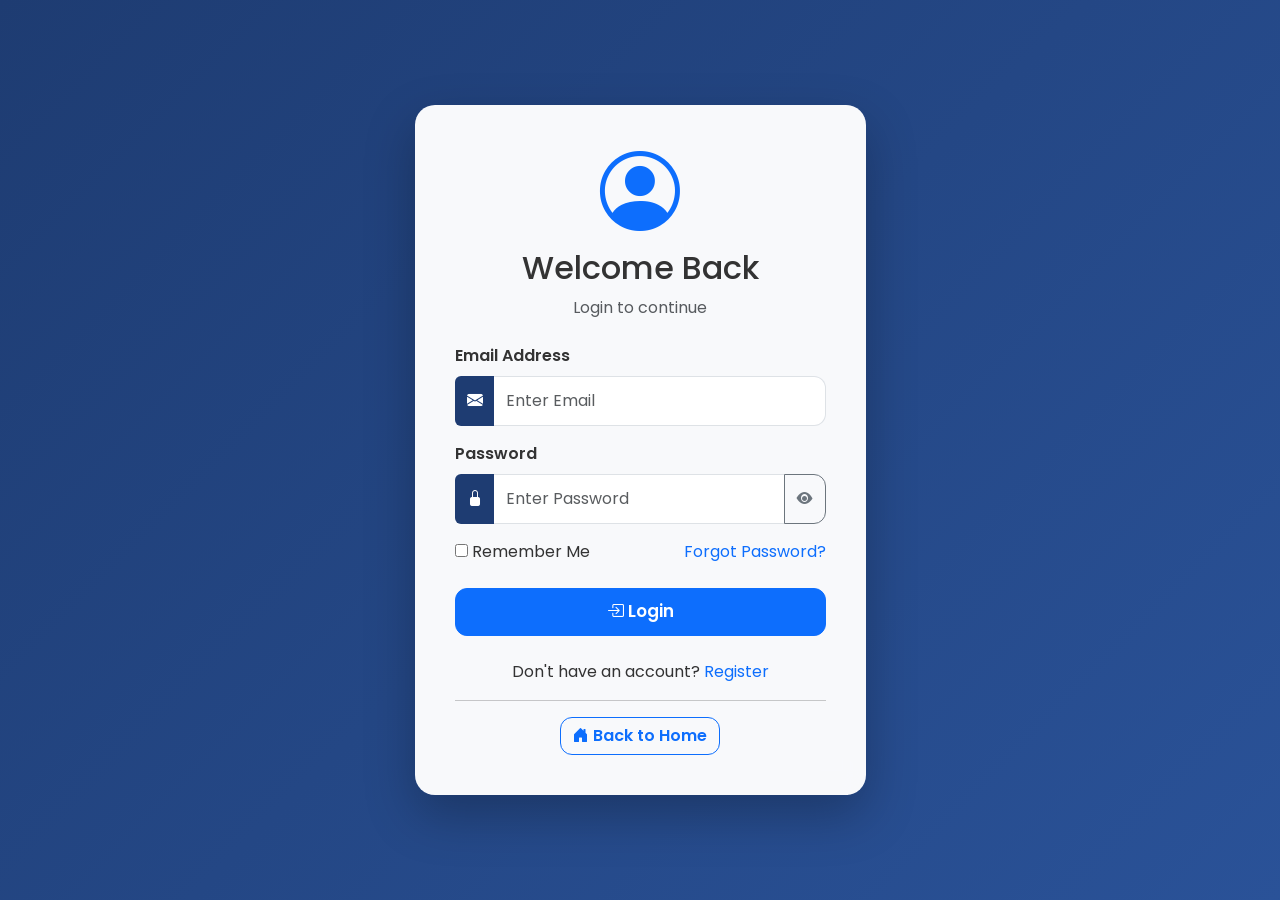
<file: dashboard.html>
<!DOCTYPE html>
<html lang="en">

<head>

<meta charset="UTF-8">

<meta name="viewport" content="width=device-width, initial-scale=1.0">

<title>Dashboard | EventHub</title>


<!-- Bootstrap -->

<link href="https://cdn.jsdelivr.net/npm/bootstrap@5.3.3/dist/css/bootstrap.min.css"
rel="stylesheet">


<!-- Bootstrap Icons -->

<link rel="stylesheet"
href="https://cdn.jsdelivr.net/npm/bootstrap-icons@1.11.3/font/bootstrap-icons.min.css">


<!-- CSS -->

<link rel="stylesheet"
href="css/style.css">


</head>


<body>


<!-- Navbar -->

<nav class="navbar navbar-expand-lg navbar-dark shadow">


<div class="container">


<a class="navbar-brand fw-bold"
href="#">

<i class="bi bi-speedometer2"></i>

EventHub Dashboard

</a>



<button class="btn btn-warning"
onclick="logout()">

<i class="bi bi-box-arrow-right"></i>

Logout

</button>


</div>


</nav>




<!-- Dashboard Content -->


<section>


<div class="container">



<div class="row mb-4">


<div class="col-lg-8">


<h2 class="fw-bold">

Welcome,
<span id="studentName">
Student
</span>

👋

</h2>


<p class="text-muted">

Manage your event registrations and activities.

</p>


</div>


</div>





<!-- Profile Card -->


<div class="row g-4">



<div class="col-lg-4">


<div class="card p-4">


<div class="text-center">


<i class="bi bi-person-circle display-1 text-primary"></i>


<h4 class="mt-3"
id="fullName">

</h4>


</div>


<hr>


<p>

<i class="bi bi-envelope-fill text-primary"></i>

<span id="userEmail"></span>

</p>



<p>

<i class="bi bi-building text-success"></i>

<span id="userDepartment"></span>

</p>



<p>

<i class="bi bi-calendar-event text-danger"></i>

<span id="userEvent"></span>

</p>



</div>


</div>





<!-- Statistics -->


<div class="col-lg-8">


<div class="row g-4">



<div class="col-md-6">


<div class="dashboard-card bg-blue">


<h1>

15

</h1>


<p>

Upcoming Events

</p>


<i class="bi bi-calendar-event"></i>


</div>


</div>





<div class="col-md-6">


<div class="dashboard-card bg-green">


<h1>

1

</h1>


<p>

Registered Events

</p>


<i class="bi bi-check-circle"></i>


</div>


</div>




<div class="col-md-6">


<div class="dashboard-card bg-orange">


<h1>

3

</h1>


<p>

Certificates

</p>


<i class="bi bi-award-fill"></i>


</div>


</div>





<div class="col-md-6">


<div class="dashboard-card bg-red">


<h1>

2

</h1>


<p>

Pending Updates

</p>


<i class="bi bi-bell-fill"></i>


</div>


</div>




</div>


</div>



</div>






<!-- Upcoming Events -->


<div class="card mt-5">


<div class="card-header bg-primary text-white">


<h4>

Upcoming Events

</h4>


</div>



<div class="table-responsive">


<table class="table table-hover mb-0">


<thead>


<tr>

<th>
Event Name
</th>


<th>
Date
</th>


<th>
Venue
</th>


<th>
Status
</th>


</tr>


</thead>



<tbody>


<tr>

<td>
Hackathon
</td>


<td>
10 August 2026
</td>


<td>
Seminar Hall
</td>


<td>

<span class="badge bg-success">

Open

</span>

</td>


</tr>



<tr>

<td>
AI Workshop
</td>


<td>
15 August 2026
</td>


<td>
Computer Lab
</td>


<td>

<span class="badge bg-warning">

Upcoming

</span>

</td>


</tr>



<tr>

<td>
Robotics Competition
</td>


<td>
20 August 2026
</td>


<td>
Robotics Lab
</td>


<td>

<span class="badge bg-danger">

Closed

</span>

</td>


</tr>



</tbody>


</table>


</div>


</div>



</div>


</section>






<footer class="py-4 text-center">


<div class="container">


<p class="mb-0">

© 2026 College Event Management System

</p>


</div>


</footer>





<script src="https://cdn.jsdelivr.net/npm/bootstrap@5.3.3/dist/js/bootstrap.bundle.min.js"></script>


<script src="js/dashboard.js"></script>



</body>

</html>
</file>
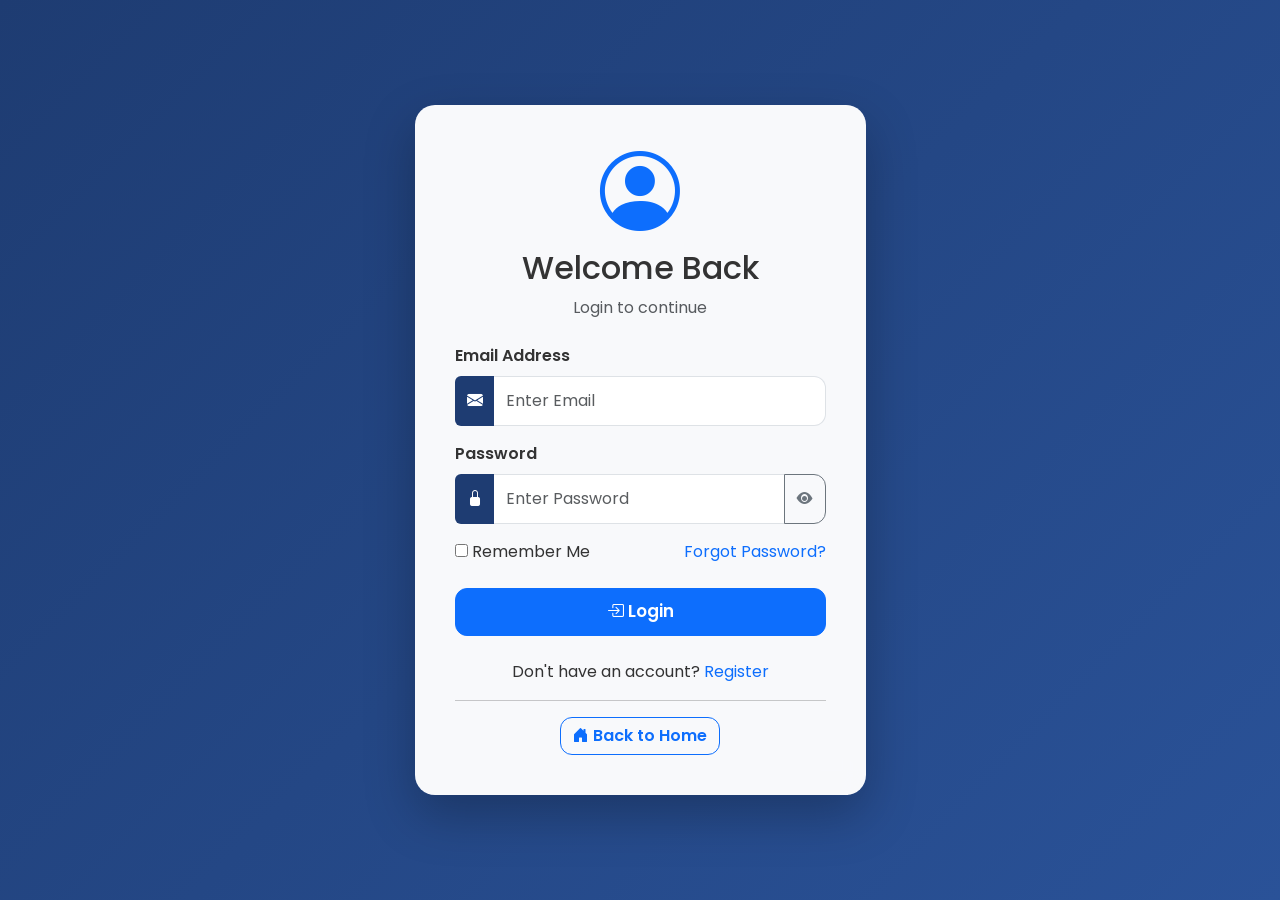
<file: login.html>
<!DOCTYPE html>
<html lang="en">

<head>

    <meta charset="UTF-8">

    <meta name="viewport"
        content="width=device-width, initial-scale=1.0">

    <title>Login | EventHub</title>

    <!-- Bootstrap -->

    <link href="https://cdn.jsdelivr.net/npm/bootstrap@5.3.3/dist/css/bootstrap.min.css"
        rel="stylesheet">

    <!-- Bootstrap Icons -->

    <link rel="stylesheet"
        href="https://cdn.jsdelivr.net/npm/bootstrap-icons@1.11.3/font/bootstrap-icons.min.css">

    <!-- CSS -->

    <link rel="stylesheet"
        href="css/style.css">

</head>

<body class="login-section">

<div class="container">

<div class="row justify-content-center">

<div class="col-lg-5 col-md-7">

<div class="form-container">

<div class="text-center mb-4">

<i class="bi bi-person-circle display-1 text-primary"></i>

<h2 class="mt-2">

Welcome Back

</h2>

<p class="text-muted">

Login to continue

</p>

</div>

<form id="loginForm">

<div class="mb-3">

<label class="form-label">

Email Address

</label>

<div class="input-group">

<span class="input-group-text">

<i class="bi bi-envelope-fill"></i>

</span>

<input
type="email"
id="loginEmail"
class="form-control"
placeholder="Enter Email">

</div>

<small id="emailError"
class="text-danger"></small>

</div>

<div class="mb-3">

<label class="form-label">

Password

</label>

<div class="input-group">

<span class="input-group-text">

<i class="bi bi-lock-fill"></i>

</span>

<input
type="password"
id="loginPassword"
class="form-control"
placeholder="Enter Password">

<button
type="button"
class="btn btn-outline-secondary"
onclick="togglePassword()">

<i class="bi bi-eye-fill"></i>

</button>

</div>

<small id="passwordError"
class="text-danger"></small>

</div>

<div class="d-flex justify-content-between mb-4">

<div>

<input
type="checkbox">

Remember Me

</div>

<a href="#">

Forgot Password?

</a>

</div>

<button
type="submit"
class="btn btn-primary w-100">

<i class="bi bi-box-arrow-in-right"></i>

Login

</button>

<div class="text-center mt-4">

Don't have an account?

<a href="register.html">

Register

</a>

</div>

<hr>

<div class="text-center">

<a href="index.html"
class="btn btn-outline-primary">

<i class="bi bi-house-door-fill"></i>

Back to Home

</a>

</div>

</form>

</div>

</div>

</div>

</div>

<script src="https://cdn.jsdelivr.net/npm/bootstrap@5.3.3/dist/js/bootstrap.bundle.min.js"></script>

<script src="js/login.js"></script>

</body>

</html>
</file>
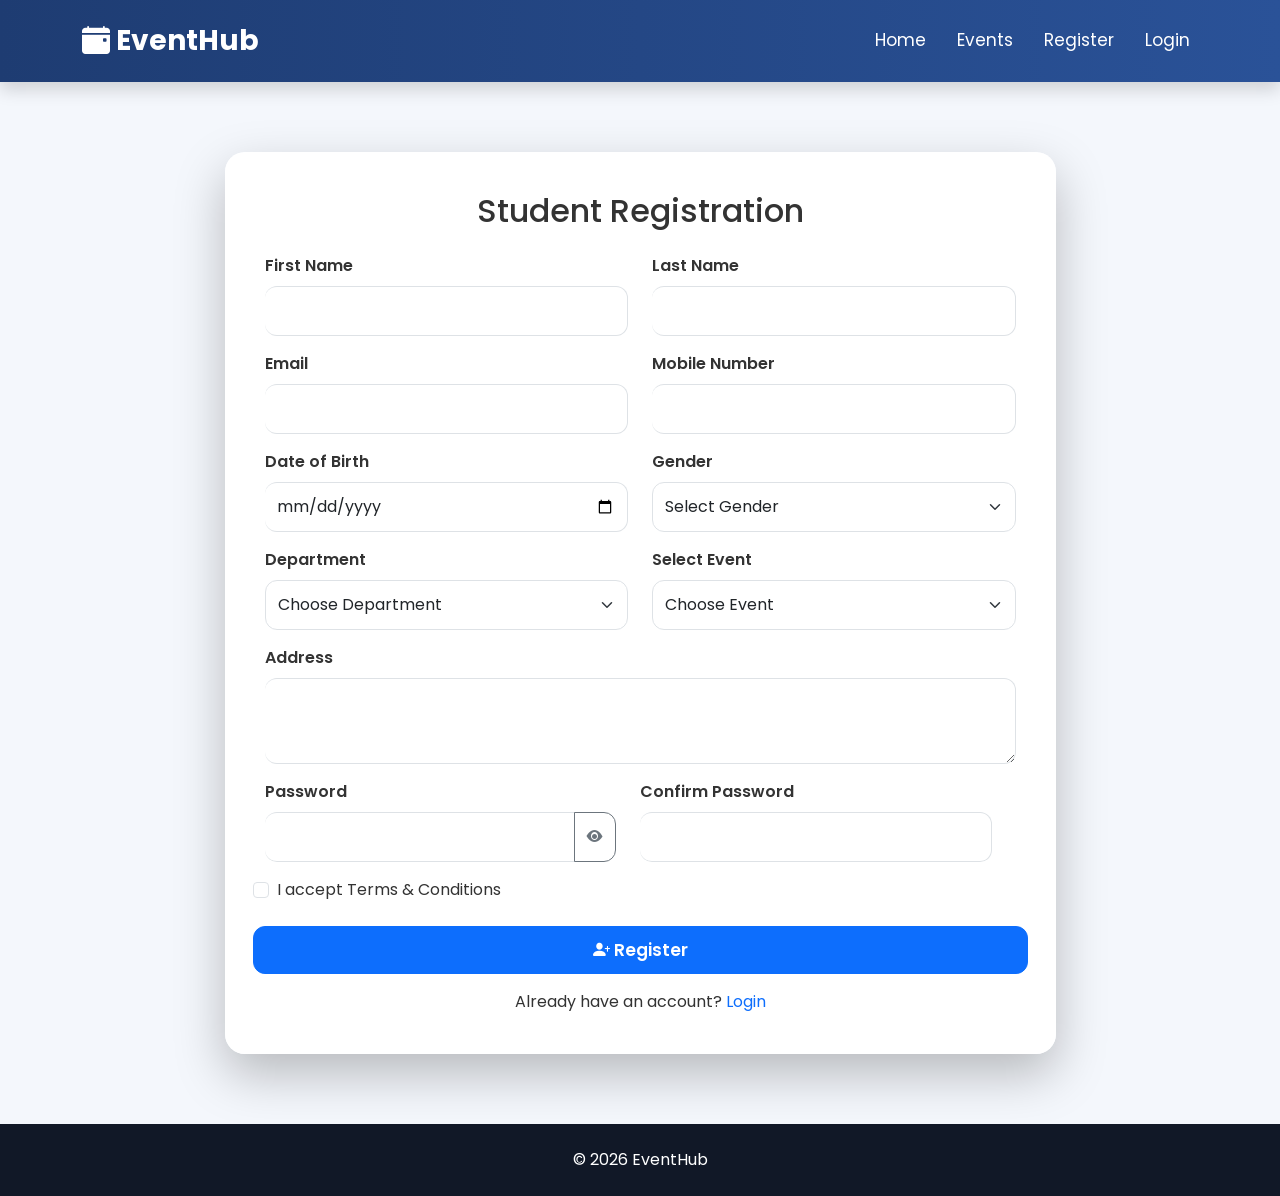
<file: register.html>
<!DOCTYPE html>
<html lang="en">

<head>
    <meta charset="UTF-8">
    <meta name="viewport" content="width=device-width, initial-scale=1.0">
    <title>Student Registration | EventHub</title>

    <!-- Bootstrap -->
    <link href="https://cdn.jsdelivr.net/npm/bootstrap@5.3.3/dist/css/bootstrap.min.css" rel="stylesheet">

    <!-- Bootstrap Icons -->
    <link rel="stylesheet"
        href="https://cdn.jsdelivr.net/npm/bootstrap-icons@1.11.3/font/bootstrap-icons.min.css">

    <!-- CSS -->
    <link rel="stylesheet" href="css/style.css">

</head>

<body>

<!-- Navbar -->

<nav class="navbar navbar-expand-lg navbar-dark shadow">

<div class="container">

<a class="navbar-brand" href="index.html">

<i class="bi bi-calendar-event-fill"></i>

EventHub

</a>

<button class="navbar-toggler"
data-bs-toggle="collapse"
data-bs-target="#menu">

<span class="navbar-toggler-icon"></span>

</button>

<div class="collapse navbar-collapse" id="menu">

<ul class="navbar-nav ms-auto">

<li class="nav-item">

<a class="nav-link" href="index.html">

Home

</a>

</li>

<li class="nav-item">

<a class="nav-link" href="events.html">

Events

</a>

</li>

<li class="nav-item">

<a class="nav-link active" href="register.html">

Register

</a>

</li>

<li class="nav-item">

<a class="nav-link" href="login.html">

Login

</a>

</li>

</ul>

</div>

</div>

</nav>

<!-- Registration -->

<section>

<div class="container">

<div class="row justify-content-center">

<div class="col-lg-9">

<div class="form-container">

<h2 class="text-center mb-4">

Student Registration

</h2>

<form id="registrationForm">

<div class="row">

<div class="col-md-6 mb-3">

<label class="form-label">

First Name

</label>

<input type="text"
id="fname"
class="form-control">

<small id="fnameError"
class="text-danger"></small>

</div>

<div class="col-md-6 mb-3">

<label class="form-label">

Last Name

</label>

<input type="text"
id="lname"
class="form-control">

<small id="lnameError"
class="text-danger"></small>

</div>

<div class="col-md-6 mb-3">

<label class="form-label">

Email

</label>

<input type="email"
id="email"
class="form-control">

<small id="emailError"
class="text-danger"></small>

</div>

<div class="col-md-6 mb-3">

<label class="form-label">

Mobile Number

</label>

<input type="text"
id="mobile"
class="form-control">

<small id="mobileError"
class="text-danger"></small>

</div>

<div class="col-md-6 mb-3">

<label class="form-label">

Date of Birth

</label>

<input type="date"
id="dob"
class="form-control">

<small id="dobError"
class="text-danger"></small>

</div>

<div class="col-md-6 mb-3">

<label class="form-label">

Gender

</label>

<select id="gender"
class="form-select">

<option value="">Select Gender</option>

<option>Male</option>

<option>Female</option>

<option>Other</option>

</select>

<small id="genderError"
class="text-danger"></small>

</div>

<div class="col-md-6 mb-3">

<label class="form-label">

Department

</label>

<select id="department"
class="form-select">

<option value="">Choose Department</option>

<option>Computer Engineering</option>

<option>IT</option>

<option>EXTC</option>

<option>Mechanical</option>

<option>Civil</option>

</select>

<small id="departmentError"
class="text-danger"></small>

</div>

<div class="col-md-6 mb-3">

<label class="form-label">

Select Event

</label>

<select id="event"
class="form-select">

<option value="">Choose Event</option>

<option>Hackathon</option>

<option>AI Workshop</option>

<option>Robotics</option>

<option>Web Development</option>

<option>Coding Contest</option>

</select>

<small id="eventError"
class="text-danger"></small>

</div>

<div class="mb-3">

<label class="form-label">

Address

</label>

<textarea
id="address"
rows="3"
class="form-control"></textarea>

<small id="addressError"
class="text-danger"></small>

</div>

<div class="row">

<div class="col-md-6 mb-3">

<label class="form-label">

Password

</label>

<div class="input-group">

<input
type="password"
id="password"
class="form-control">

<button
type="button"
class="btn btn-outline-secondary"
onclick="toggleRegisterPassword()">

<i class="bi bi-eye-fill"></i>

</button>

</div>

<small id="passwordError"
class="text-danger"></small>

</div>

<div class="col-md-6 mb-3">

<label class="form-label">

Confirm Password

</label>

<input
type="password"
id="confirmPassword"
class="form-control">

<small id="confirmError"
class="text-danger"></small>

</div>

</div>

<div class="form-check mb-4">

<input
type="checkbox"
id="terms"
class="form-check-input">

<label class="form-check-label">

I accept Terms & Conditions

</label>

<br>

<small id="termsError"
class="text-danger"></small>

</div>

<button
type="submit"
class="btn btn-primary w-100">

<i class="bi bi-person-plus-fill"></i>

Register

</button>

<div class="text-center mt-3">

Already have an account?

<a href="login.html">

Login

</a>

</div>

</form>

</div>

</div>

</div>

</div>

</section>

<footer class="py-4">

<div class="container text-center">

© 2026 EventHub

</div>

</footer>

<script src="https://cdn.jsdelivr.net/npm/bootstrap@5.3.3/dist/js/bootstrap.bundle.min.js"></script>

<script src="js/script.js"></script>

</body>

</html>
</file>
<file: css/style.css>
/* ===========================
   GOOGLE FONT
=========================== */

@import url('https://fonts.googleapis.com/css2?family=Poppins:wght@300;400;500;600;700;800&display=swap');

/* ===========================
   GLOBAL
=========================== */

*{
    margin:0;
    padding:0;
    box-sizing:border-box;
    font-family:'Poppins',sans-serif;
}

html{
    scroll-behavior:smooth;
}

body{
    background:#f4f7fc;
    color:#333;
    overflow-x:hidden;
}

a{
    text-decoration:none;
}

/* ===========================
   NAVBAR
=========================== */

.navbar{

    background:linear-gradient(90deg,#1e3c72,#2a5298);

    padding:15px 0;

}

.navbar-brand{

    font-size:28px;

    font-weight:700;

}

.nav-link{

    color:white !important;

    font-size:17px;

    margin-left:15px;

    transition:.3s;

}

.nav-link:hover{

    color:#FFD43B !important;

}

.navbar-toggler{

    border:none;

}

/* ===========================
   HERO
=========================== */

.hero{

    min-height:75vh;

    display:flex;

    align-items:center;

    background:linear-gradient(rgba(30,60,114,.85),rgba(42,82,152,.85)),
    url("https://images.unsplash.com/photo-1516321318423-f06f85e504b3?w=1500");

    background-size:cover;

    background-position:center;

    padding:60px 0;

}

.hero-title{

    font-size:3rem;

    font-weight:700;

    color:white;

    line-height:1.2;

}

.hero p{

    color:white;

    font-size:1.1rem;

    margin-top:20px;

}

.hero-img{

    width:450px;

    max-width:100%;

    border-radius:20px;

    box-shadow:0 15px 40px rgba(0,0,0,.25);

    transition:.4s;

}

.hero-img:hover{

    transform:scale(1.03);

}

/* ===========================
   BUTTONS
=========================== */

.btn{

    border-radius:12px;

    font-weight:600;

    transition:.3s;

}

.btn-warning{

    color:#000;

}

.btn:hover{

    transform:translateY(-3px);

}

/* ===========================
   SECTION
=========================== */

section{

    padding:70px 0;

}

.section-title{

    font-size:2.2rem;

    font-weight:700;

    color:#1e3c72;

    margin-bottom:15px;

}

.section-subtitle{

    color:#666;

    margin-bottom:40px;

}

/* ===========================
   CARD
=========================== */

.card{

    border:none;

    border-radius:20px;

    overflow:hidden;

    transition:.4s;

    box-shadow:0 10px 25px rgba(0,0,0,.08);

}

.card:hover{

    transform:translateY(-8px);

    box-shadow:0 20px 40px rgba(0,0,0,.15);

}

.card img{

    height:220px;

    object-fit:cover;

}

.card-body{

    padding:25px;

}

.card h4{

    color:#1e3c72;

    font-weight:600;

}

.card i{

    transition:.3s;

}

.card:hover i{

    transform:scale(1.2);

}

/* ===========================
   FORM
=========================== */

.form-container{

    background:white;

    border-radius:20px;

    padding:40px;

    box-shadow:0 20px 40px rgba(0,0,0,.1);

}

.form-label{

    font-weight:600;

}

.form-control,
.form-select{

    border-radius:12px;

    height:50px;

}

textarea.form-control{

    height:auto;

}

.form-control:focus,
.form-select:focus{

    box-shadow:0 0 10px rgba(13,110,253,.2);

    border-color:#0d6efd;

}

.input-group .btn{

    border-radius:0 12px 12px 0;

}

small{

    font-size:14px;

}

/* ===========================
   LOGIN PAGE
=========================== */

.login-section{

    min-height:100vh;

    display:flex;

    align-items:center;

    justify-content:center;

    background:linear-gradient(135deg,#1e3c72,#2a5298);

}

/* ===========================
   DASHBOARD CARDS
=========================== */

.dashboard-card{

    color:white;

    border-radius:20px;

    padding:30px;

    transition:.4s;

}

.dashboard-card:hover{

    transform:translateY(-8px);

}

.dashboard-card h1{

    font-size:42px;

    font-weight:700;

}

.dashboard-card i{

    font-size:45px;

}

.bg-blue{

    background:linear-gradient(135deg,#2563eb,#1d4ed8);

}

.bg-green{

    background:linear-gradient(135deg,#16a34a,#22c55e);

}

.bg-orange{

    background:linear-gradient(135deg,#ea580c,#f97316);

}

.bg-red{

    background:linear-gradient(135deg,#dc2626,#ef4444);

}

/* ===========================
   TABLE
=========================== */

.table{

    border-radius:15px;

    overflow:hidden;

}

.table thead{

    background:#1e3c72;

    color:white;

}

/* ===========================
   FOOTER
=========================== */

footer{

    background:#111827;

    color:white;

}

footer i{

    font-size:24px;

    margin:0 10px;

    cursor:pointer;

    transition:.3s;

}

footer i:hover{

    color:#FFD43B;

    transform:scale(1.2);

}

/* ===========================
   ANIMATION
=========================== */

.fade-up{

    animation:fadeUp .8s ease;

}

@keyframes fadeUp{

    from{

        opacity:0;

        transform:translateY(30px);

    }

    to{

        opacity:1;

        transform:translateY(0);

    }

}

/* ===========================
   RESPONSIVE
=========================== */

@media(max-width:992px){

.hero{

text-align:center;

}

.hero-img{

margin-top:40px;

}

.hero-title{

font-size:2.4rem;

}

}

@media(max-width:768px){

.hero{

padding:80px 0;

min-height:auto;

}

.hero-title{

font-size:2rem;

}

.hero p{

font-size:1rem;

}

.nav-link{

margin-left:0;

padding:10px;

}

.card{

margin-bottom:25px;

}

.form-container{

padding:25px;

}

.dashboard-card{

margin-bottom:20px;

}

}

/* ================= LOGIN PAGE ================= */

.login-section{

background:linear-gradient(135deg,#1e3c72,#2a5298);

min-height:100vh;

display:flex;

align-items:center;

}

.form-container{

background:rgba(255,255,255,.97);

backdrop-filter:blur(10px);

padding:40px;

border-radius:20px;

box-shadow:0 20px 50px rgba(0,0,0,.25);

transition:.4s;

}

.form-container:hover{

transform:translateY(-5px);

}

.input-group-text{

background:#1e3c72;

color:white;

border:none;

}

.form-control{

border-left:none;

}

.form-control:focus{

box-shadow:none;

border-color:#0d6efd;

}

.btn-primary{

height:48px;

font-size:17px;

}

.display-1{

font-size:5rem;

}
</file>
